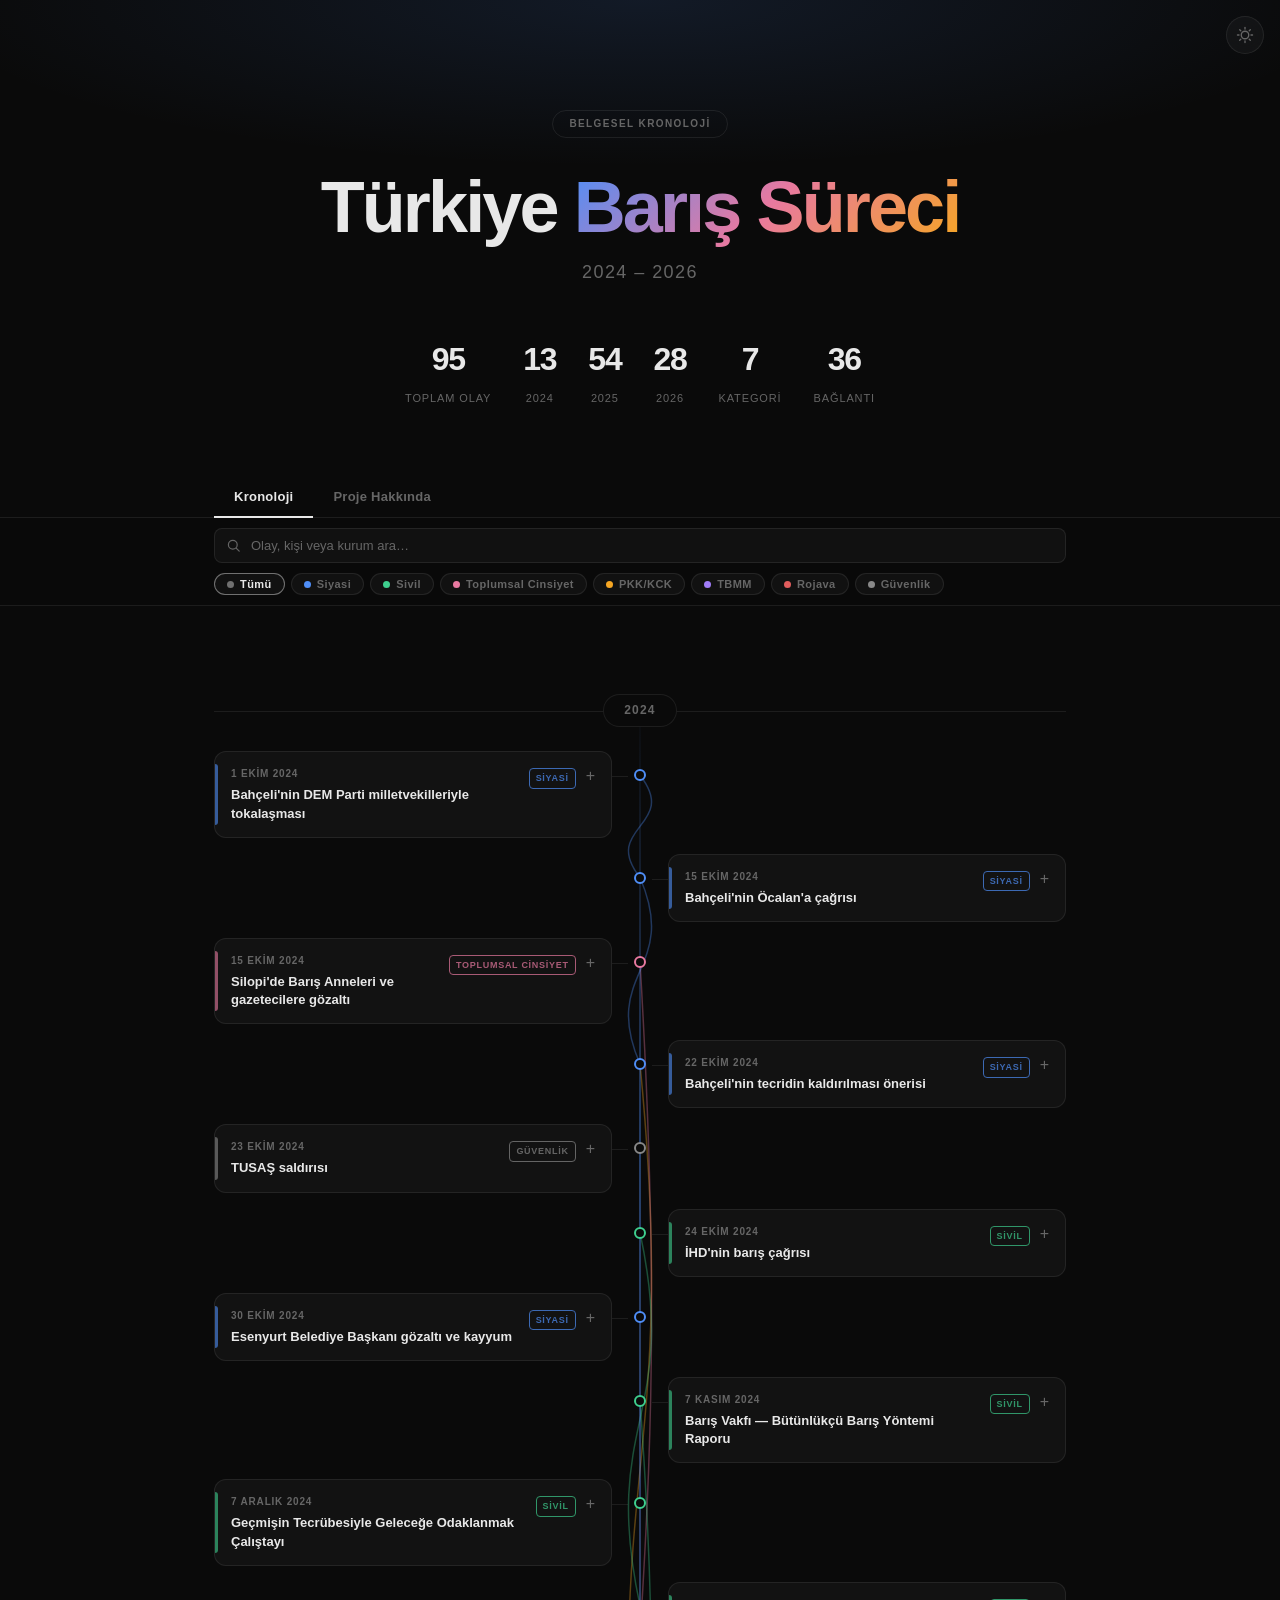
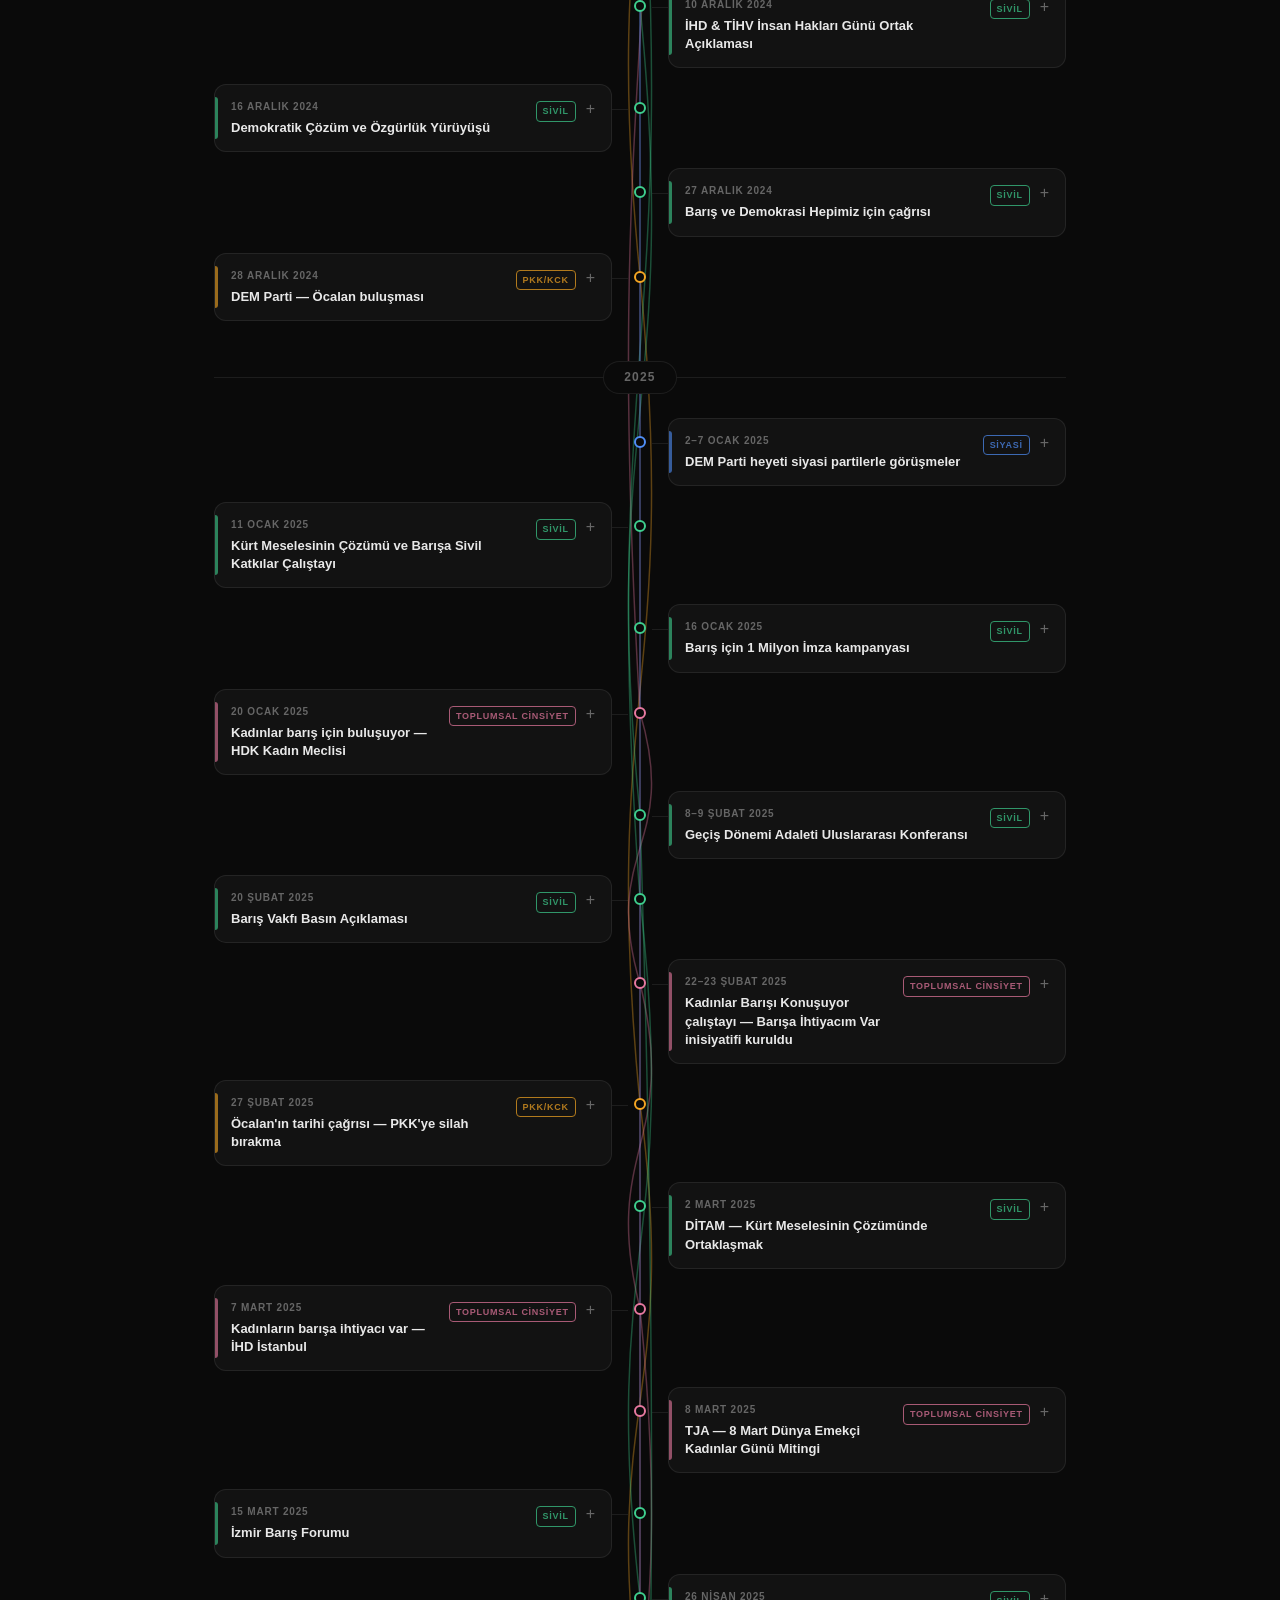
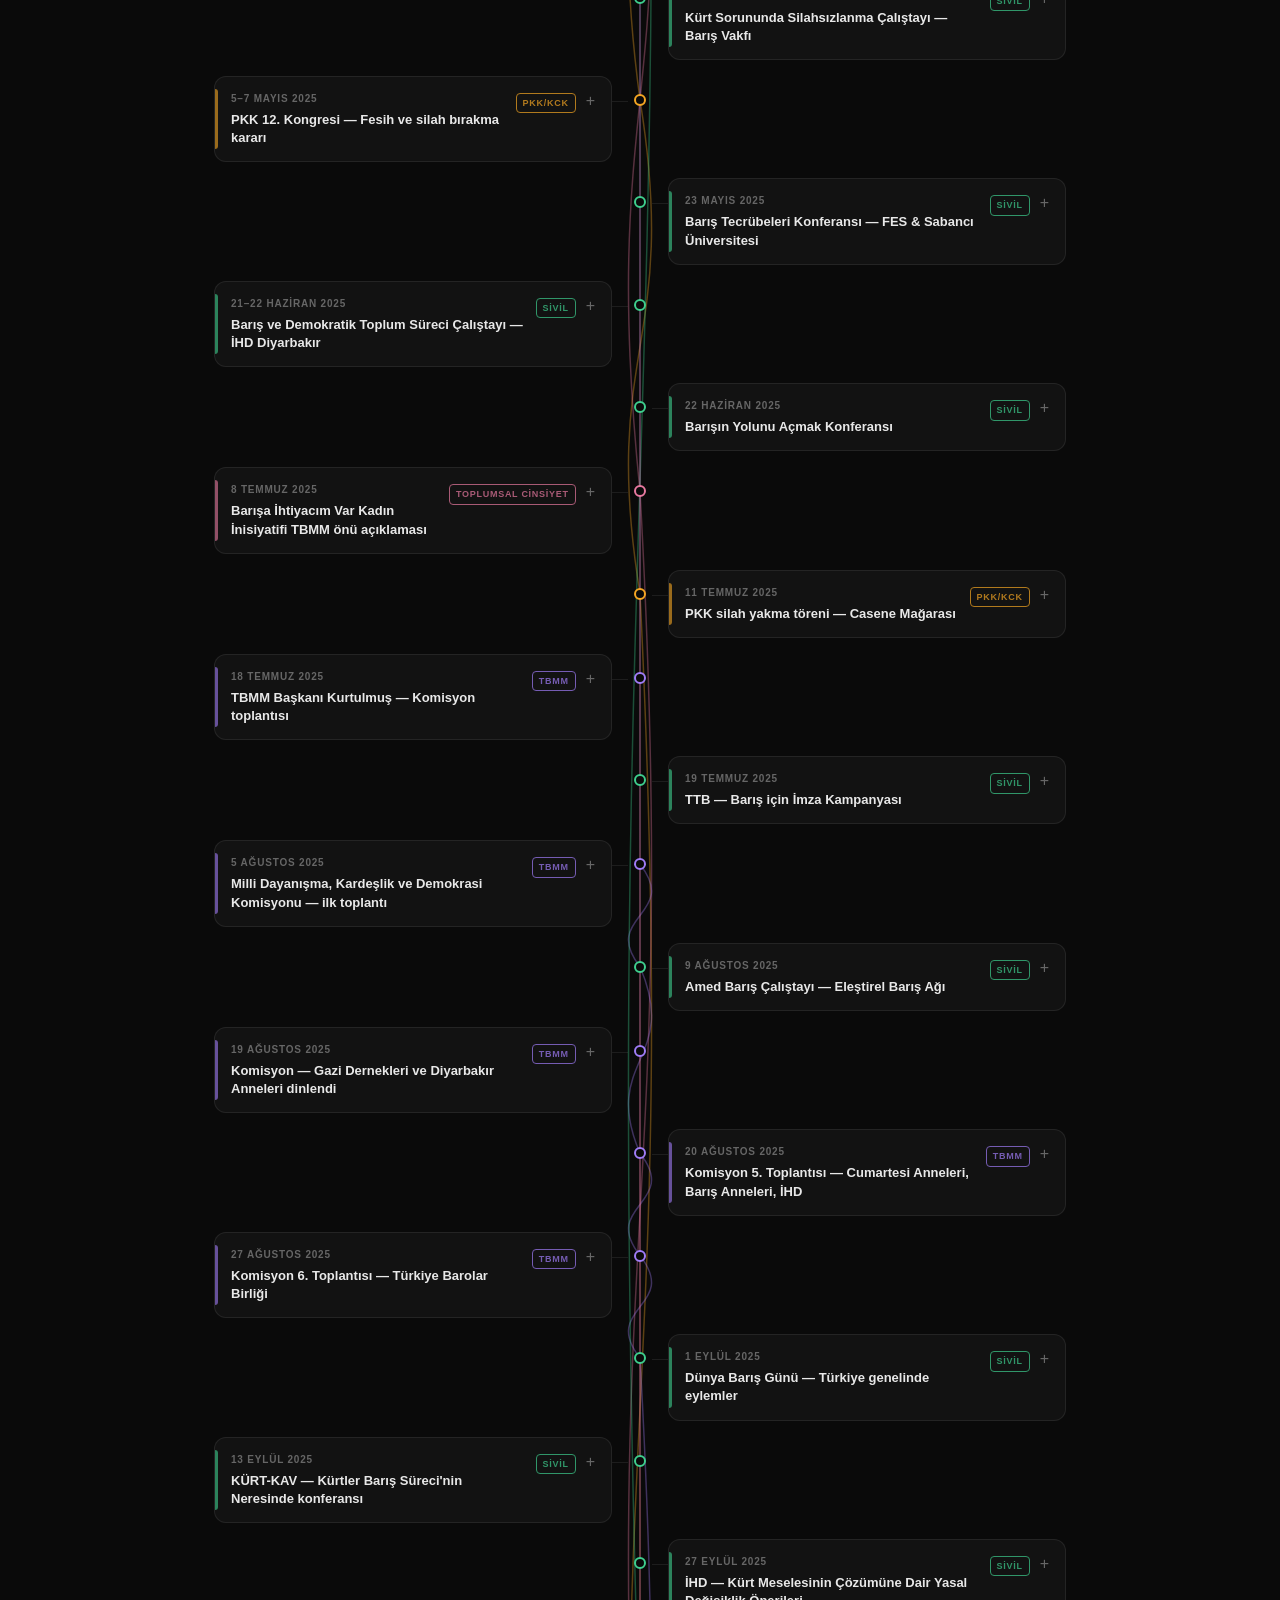
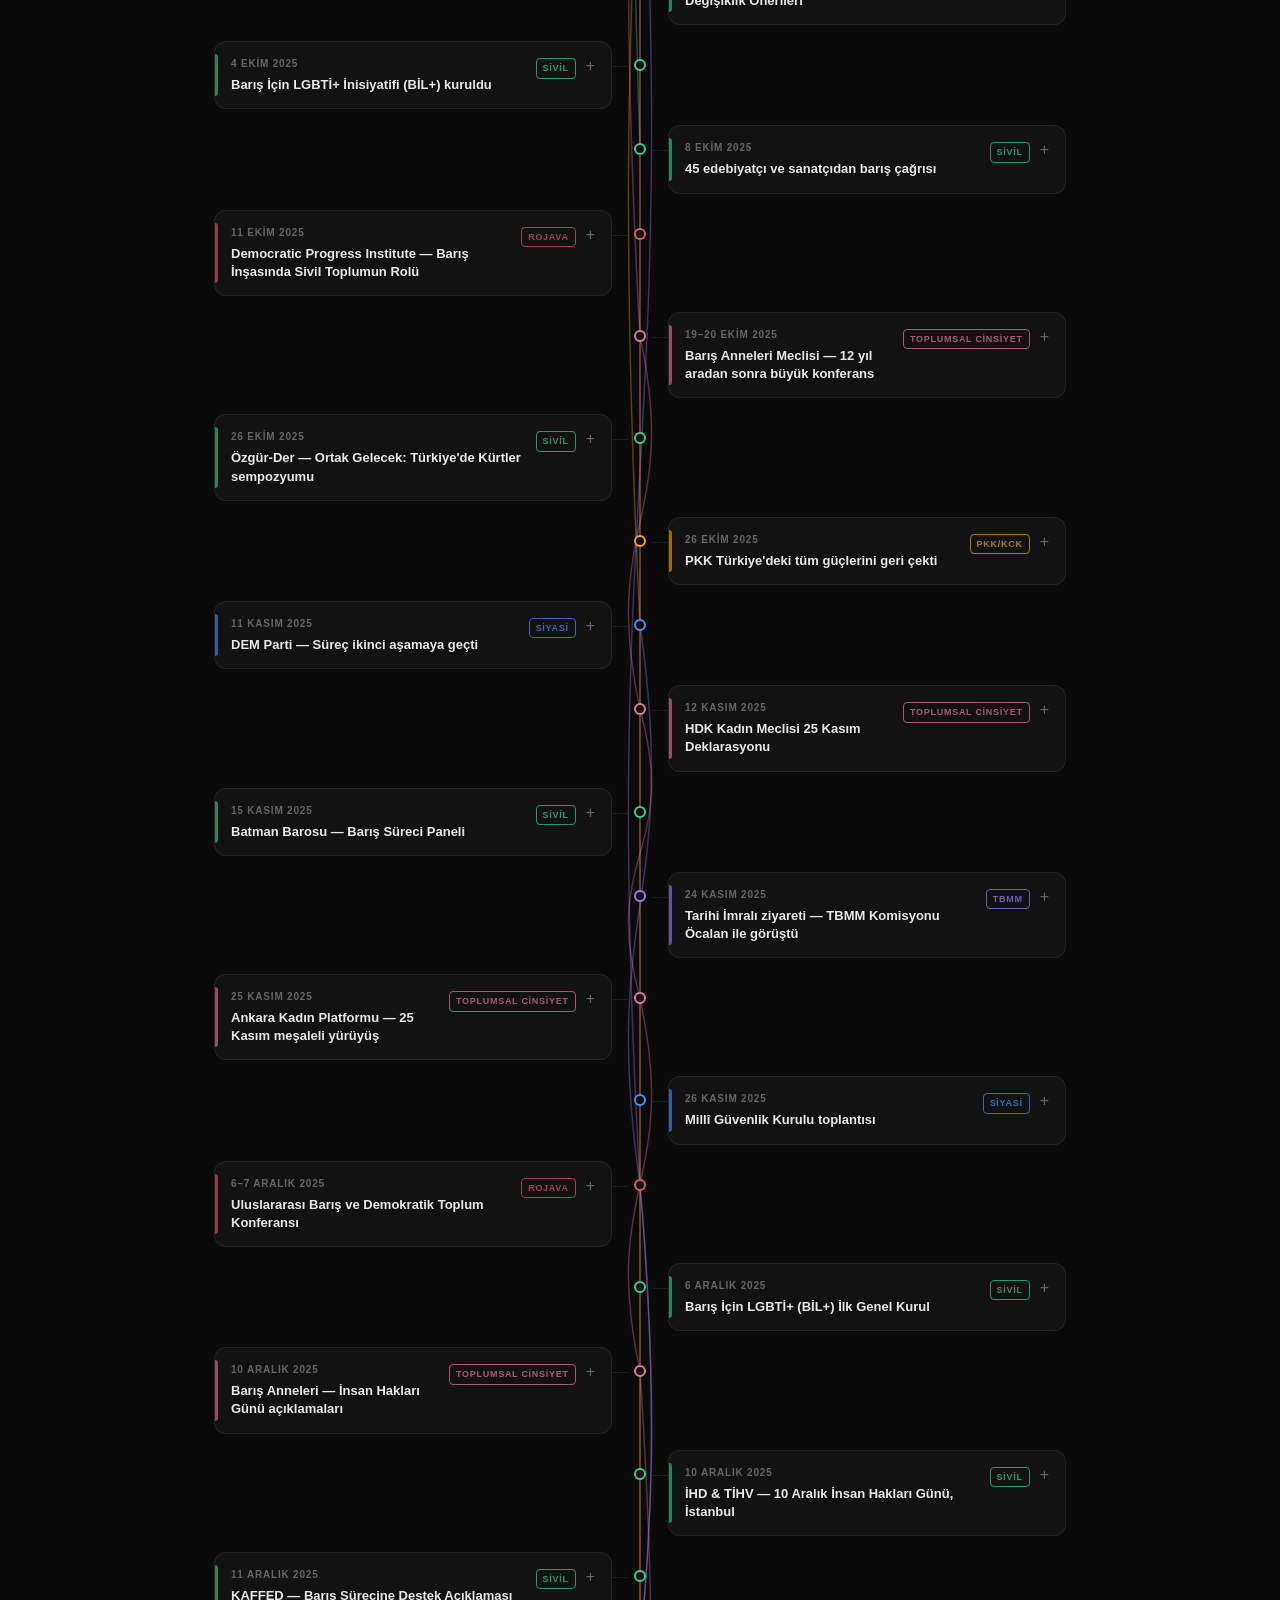
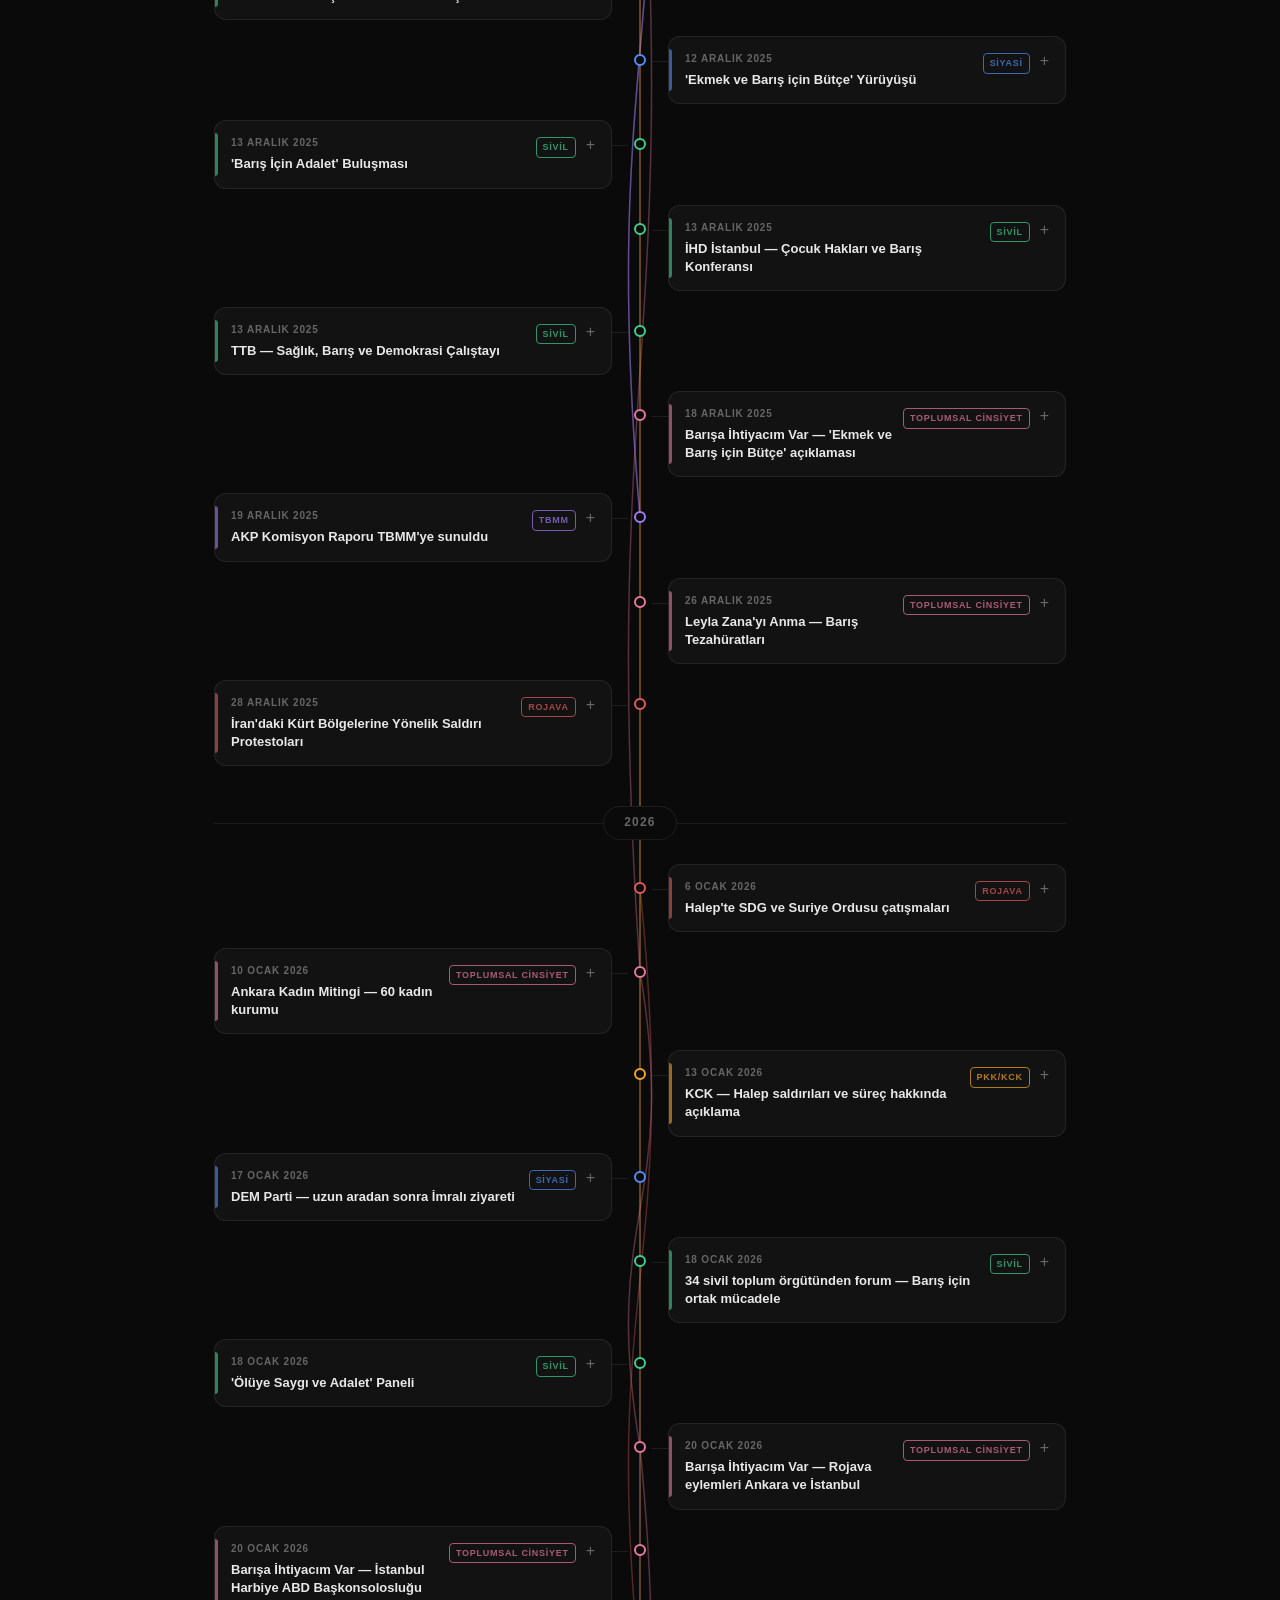
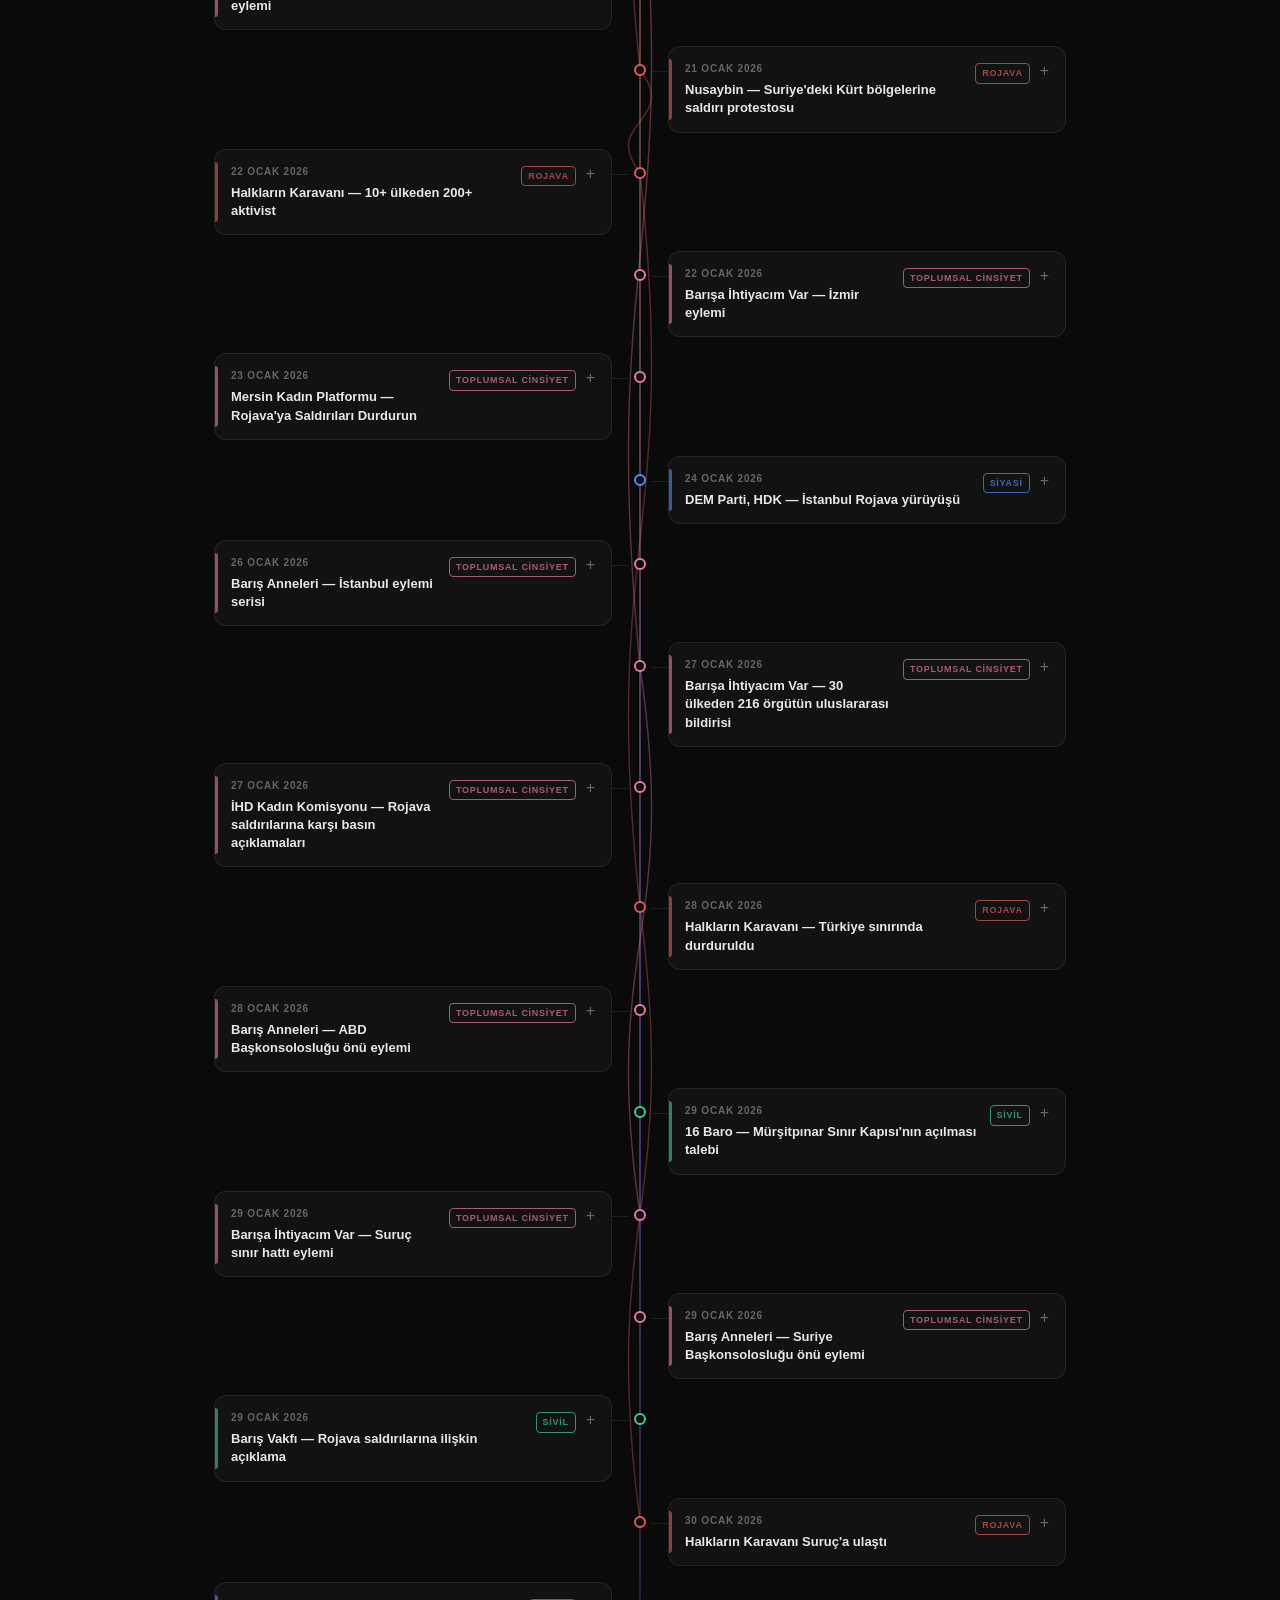
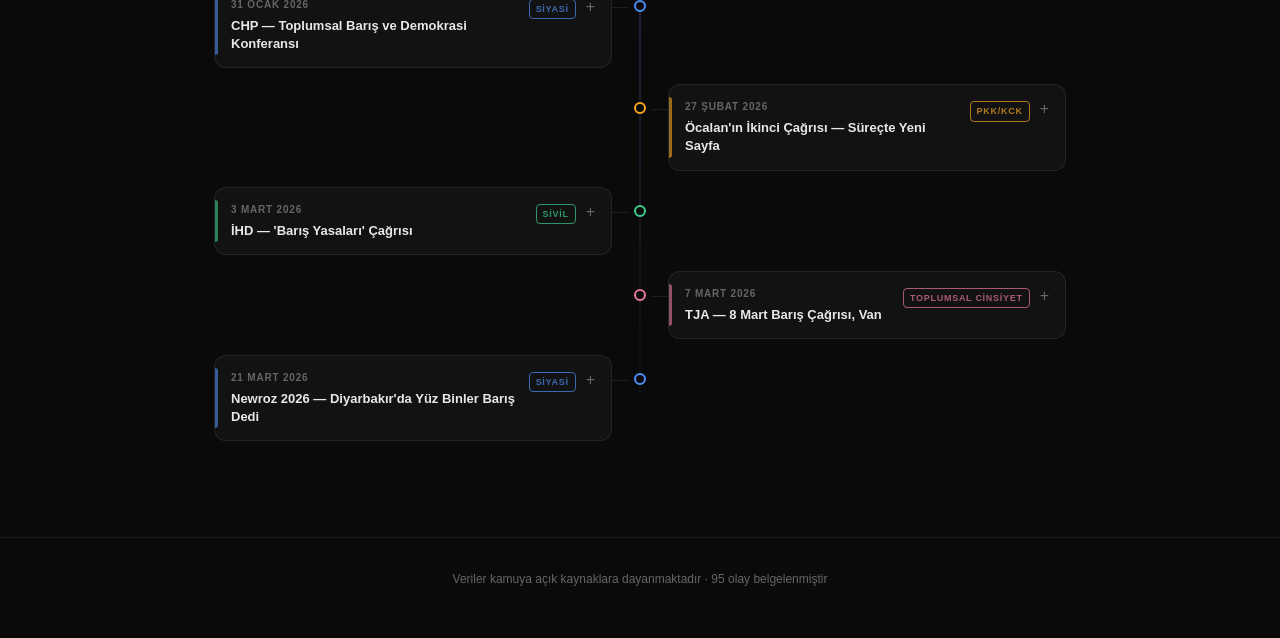
<file: index.html>
<!DOCTYPE html>
<html lang="tr">
<head>
  <meta charset="UTF-8" />
  <meta name="viewport" content="width=device-width, initial-scale=1.0" />
  <title>Türkiye Barış Süreci 2024–2026 Kronolojisi</title>
  <link rel="stylesheet" href="style.css" />
</head>
<body>
  <div id="app">
    <button class="theme-toggle" id="themeToggle" aria-label="Tema değiştir"></button>

    <header class="hero">
      <div class="hero-inner">
        <p class="hero-eyebrow">Belgesel Kronoloji</p>
        <h1 class="hero-title">Türkiye <span class="hero-gradient">Barış Süreci</span></h1>
        <p class="hero-subtitle">2024 – 2026</p>
        <div class="hero-stats" id="heroStats"></div>
      </div>
    </header>

    <nav class="tab-nav" id="tabNav">
      <div class="tab-nav-inner">
        <button class="tab-btn active" data-tab="kronoloji">Kronoloji</button>
        <button class="tab-btn" data-tab="hakkinda">Proje Hakkında</button>
      </div>
    </nav>

    <div id="tab-kronoloji" class="tab-panel active">
      <div class="sticky-bar" id="stickyBar">
        <div class="sticky-inner">
          <div class="search-wrap">
            <svg class="search-icon" viewBox="0 0 20 20" fill="none">
              <circle cx="8.5" cy="8.5" r="5.5" stroke="currentColor" stroke-width="1.5"/>
              <path d="M13 13l3.5 3.5" stroke="currentColor" stroke-width="1.5" stroke-linecap="round"/>
            </svg>
            <input type="text" id="searchInput" placeholder="Olay, kişi veya kurum ara…" autocomplete="off" />
            <button class="clear-btn" id="clearBtn" aria-label="Temizle">✕</button>
          </div>
          <div class="filters" id="filterBtns"></div>
        </div>
      </div>

      <main class="timeline-outer" id="tlOuter">
        <svg class="connections-svg" id="connSvg" aria-hidden="true"></svg>
        <div class="timeline-inner" id="tlInner"></div>
      </main>

      <footer class="site-footer">
        <p>Veriler kamuya açık kaynaklara dayanmaktadır · <span id="footerCount"></span> olay belgelenmiştir</p>
      </footer>
    </div>

    <div id="tab-hakkinda" class="tab-panel">
      <div class="about-outer">
        <article class="about-content">
          <h2 class="about-title">Resmî Tarihin Ötesinde: Birlikte Barışın Hafızasını Kaydedelim</h2>

          <p>1 Ekim 2024'te başlayan ve farklı politik ile toplumsal gruplar tarafından farklı biçimlerde adlandırılan "süreç" ilk yılını geride bırakırken hazırlanan bu çalışma ile sürecin sistematik, kronolojik ve düzenli bir şekilde gözlemlenmesi ve belgelenmesini hedefliyor. Ancak bu metin yalnızca tamamlanmış bir kronoloji sunmuyor. Aynı zamanda tüm paydaşlara kronolojiyi birlikte geliştirmeye katkı sunmaları için bir davet niteliği taşıyor.</p>

          <p>Olayların zaman dizgesine dayalı olarak yapılandırılması, bireysel ve toplumsal hafızalarda oluşabilecek parçalanmış ve çelişkili anlatıları dengeleyerek daha bütüncül ve tutarlı bir geçmiş algısının gelişmesine katkıda bulunur. Kronolojik yaklaşım, aynı zamanda toplumsal hafızanın sürekliliğini korumak, farklı kesimlerin deneyimlerini ortak bir zemin üzerinde buluşturmak ve geleceğe dair yürütülecek tartışmalar açısından da kritik bir işlev görür. Bu yöntem, yalnızca geçmişin kayda geçirilmesini değil, aynı zamanda toplumsal diyalog ve hesap verebilirlik için ortak bir referans noktası oluşturmayı da hedefler. Bu çerçevede, sizlere sunduğumuz bu kısa çalışma kapsamında veri toplama süreci sistematik biçimde yürütülmüş; tüm gözlemler, belge ve kaynaklar kronolojik bir düzene göre tasnif edilmiştir. Bu yöntem; izlenen olayların, ne zaman gerçekleştiğinin, hangi bağlamda ortaya çıktığının ve sonraki gelişmelerle nasıl ilişkilendiğinin açık biçimde takip edilebilmesine olanak tanır.</p>

          <p>Barış süreçleri doğası gereği uzun soluklu, çok katmanlı ve karmaşık süreçlerdir; dolayısıyla olayların ve gelişmelerin doğru bir zaman dizgesi içerisinde belgelenmesi, sürecin ilerleyişini sağlıklı biçimde değerlendirebilmek için elzemdir. Barış süreçleri için kalıcı ve kapsayıcı bir hafıza oluşturmak, gelecekteki politika yapıcılar ve toplumsal aktörler için güçlü bir öğrenme zemini sunar. Aynı zamanda, sürece dâhil olan tüm aktörlerin rollerinin ve sorumluluklarının zaman dizgesine göre görünür kılınması, sürecin kapsamlı bir değerlendirilmesinin yapılması adına önem arz eder. Bu yöntem, yalnızca sürecin bugüne dek nasıl ilerlediğini anlamayı değil, aynı zamanda gelecekteki barış inşası çabaları için dersler çıkarmayı ve sürdürülebilir, kapsayıcı bir pozitif barış ortamının inşasına katkı sağlamayı hedefler.</p>

          <p>Sürecin tarihsel akışını vermeye başlamadan evvel, bu çalışmanın ana motivasyonlarından birinin, bu tarihsel akışın lineer bir hat sunmadığını ortaya koymak olduğunu ifade etmek gerekir. Kronoloji, kavramsal olarak zihinlerde lineer bir yapı olarak belirse de, kırılgan ve yoruma açık bir düzenleme biçimidir. Kronoloji, olayları zaman dizgisine göre sıralayarak, öncelik–sonralık üzerinden bir ilerleme fikrine dayanır ve böylece takip edilen sürecin dinamiklerinin anlaşılması ve takip edilmesini kolaylaştırır. Zihnimizde beliren ilk imaj her ne kadar bir lineer çizgi olsa, kronoloji oldukça kırılgandır. Gerekçelerini şöyle özetlemek mümkün:</p>

          <ol class="about-list">
            <li><strong>Kronoloji seçim ve dışlama içerir:</strong> Hangi olayın kronolojiye dahil edileceği, hangisinin edilmediği bir tercih ve süzgeç gerektirir. Bu da belirli bir bakış açısını yansıtır.</li>
            <li><strong>Farklı zaman algıları vardır:</strong> Toplumsal gruplar, bireyler ya da kurumlar olayları farklı önceliklerle ve farklı "dönüm noktaları" etrafında kurgular. Yani "ne zaman başlar, ne zaman biter" sorusunun cevabı sabit değildir.</li>
            <li><strong>Geri dönüşler ve tekrarlar:</strong> Barış süreçleri gibi karmaşık toplumsal süreçlerde "ilerleme" çizgisel ve düz değildir. İleri–geri–tıkanma–yeniden başlama gibi değişken hareketler görülür. Bu da saf lineer bir anlatının sınırlarını gösterir.</li>
            <li><strong>Anlam üretimi:</strong> Kronolojik sıralama, "neyin önemli olduğuna" dair bir anlam kurgusu yaratır. Bu kurgu zamanla değişebilir veya alternatif anlatılar tarafından sorgulanabilir.</li>
          </ol>

          <p>Barış süreçleri gibi karmaşık, çok aktörlü ve uzun soluklu toplumsal dönüşüm süreçlerinin izlenmesinde kronolojik yaklaşım güçlü bir analitik araç olmakla birlikte, bu yöntemin sınırlılıklarının ve kırılgan yapısının da farkında olmak gerekir. Her ne kadar olayların zaman dizgesine göre sıralanması, süreç içindeki değişimleri ve dönüm noktalarını görünür kılmak açısından faydalı olsa da; ilerlemenin dalgalı, zaman zaman geri dönüşlü ve çok katmanlı biçimde gerçekleştiği; aynı anda farklı düzlemlerde farklı hızlarda seyrettiği göz önünde bulundurulmalıdır.</p>

          <p>Ayrıca, kronoloji çalışmaları kaçınılmaz olarak (i) seçim (hangi olayın dahil edileceği), (ii) vurgu (hangi olayın öne çıkarılacağı), (iii) zaman algısı (başlangıç ve bitiş noktalarının tanımı) gibi normatif tercihler içerir. Bu da kronolojinin, belirli bir anlatının ya da bakış açısının yansıması olabileceğini gösterir. Buna ek olarak, farklı toplumsal grupların ve aktörlerin zaman algıları ve tarihsel hafızaları farklılaşır. Dolayısıyla, yekpare bir "barış süreci kronolojisi" oluşturmak yerine, farklı anlatıları ve bakış açılarını içerecek çoğulcu bir yaklaşım benimsemek daha kapsayıcı bir yöntem olacaktır.</p>

          <p>Bu raporda kullanılan kronolojik yapı da bu eleştirel bilinçle tasarlandı ve kronolojiyi tam da yukarıdaki gerekçelerle lineer olmayan bir akış olarak ele aldı. Çalışma boyunca, sürecin dalgalı doğası yansıtılmaya çalışıldı, farklı anlatıların görünürlüğüne önem verildi, zaman içindeki kopuşlar ve kırılma noktaları özel olarak vurgulandı. Amaç, salt doğrusal bir başarı veya başarısızlık çizelgesi sunmak değil; sürecin karmaşıklığını ve çok boyutluluğunu anlamaya katkıda bulunan dinamik ve eleştirel bir zaman kurgusu ortaya koymak.</p>

          <p>Barış inşası süreçlerine dair kronoloji çalışmaları çoğu zaman devletler/aktörler arası görüşmelere, ateşkes ilanlarına ya da siyasi gelişmelere odaklanır. Oysa barış, yalnızca diplomatik masalarda alınan kararlarla değil, aynı zamanda sahada yürütülen toplumsal çabalarla şekillenen çok boyutlu bir süreçtir. Bu noktada sivil alandaki faaliyetlerin kronolojilere dahil edilmesi, sürecin bütüncül bir biçimde anlaşılabilmesi açısından kritik öneme sahiptir. Zira sivil alanın üstlendiği işlevler, kimi zaman resmi aktörlerin tıkandığı noktalarda süreci ilerletmiş, kimi zaman da toplumun barışa hazırlanması için gerekli zemini oluşturmuştur. Bu katkılar kayda geçirilmediğinde, barışın nasıl inşa edildiğine ilişkin analizler eksik kalır; süreç yalnızca "resmî" gelişmelerin gölgesinde okunur.</p>

          <p>Yukarıda sunulan çerçeveden hareketle, yalnızca resmi aktörlerin girişimlerini değil, aynı zamanda sivil alanın farklı düzlemlerde yürüttükleri faaliyetleri de not ederek Ekim 2024'te başlayan sürecin daha kapsayıcı ve çok boyutlu bir şekilde kayıt altına alınmasına katkı sunmayı hedefliyoruz. Tam da bu sebeple, sürecin öznesi olan ve bu alanda çalışma yürüten paydaşlarımızı bu hafızalaştırma çalışmasının bir parçası olmaya davet ediyoruz. Bu sürece ilişkin yürütülen ya da planlanan ancak radarımıza girmemiş olabileceğini düşündüğünüz etkinliklerin, girişimlerin ve faaliyetlerin bizlerle paylaşılması, okumakta olduğunuz çalışmanın kapsam ve derinliğini önemli ölçüde artıracaktır. Paylaştığınız içerikleri, yukarıda belirtilen yöntemsel çerçeve doğrultusunda titizlikle değerlendirip bu akışa dahil ederek sürecin daha bütüncül bir biçimde belgelenmesine katkı sunmayı umut ediyoruz.</p>

          <p class="about-closing">Bu vesileyle, sürecin çok boyutlu bir şekilde kayıt altına alınmasına eşlik edecek her türlü katkıyı memnuniyetle karşılayacağımızı vurgulamak isteriz. Sizleri barışın hafızasını öznelerin gözüyle kaydetmeye davet ediyoruz.</p>
        </article>
      </div>
    </div>
  </div>
  <script src="app.js"></script>
</body>
</html>
</file>
<file: style.css>
/* ── RESET & ROOT ─────────────────────────────────────── */
*, *::before, *::after {
  box-sizing: border-box;
  margin: 0;
  padding: 0;
}

:root {
  --bg: #0a0a0a;
  --surface: rgba(255,255,255,0.035);
  --surface-h: rgba(255,255,255,0.07);
  --border: rgba(255,255,255,0.08);
  --border-h: rgba(255,255,255,0.18);
  --text: #efefef;
  --muted: #666;
  --accent: #e8e8e8;
  --font: "Helvetica Neue", Helvetica, Arial, -apple-system, sans-serif;
  --c-siyasi: #4f8ef7;
  --c-sivil: #3ecf8e;
  --c-kadin: #e879a0;
  --c-pkk: #f5a623;
  --c-tbmm: #a07cf7;
  --c-rojava: #e05c5c;
  --c-guvenlik: #888888;
  --ease: cubic-bezier(0.4, 0, 0.2, 1);
  --spine-w: 56px;
  --sticky-bg: rgba(10,10,10,0.92);
}

/* ── LIGHT THEME ──────────────────────────────────────── */
[data-theme="light"] {
  --bg: #f5f5f5;
  --surface: rgba(0,0,0,0.04);
  --surface-h: rgba(0,0,0,0.07);
  --border: rgba(0,0,0,0.1);
  --border-h: rgba(0,0,0,0.25);
  --text: #1a1a1a;
  --muted: #777;
  --accent: #111;
  --sticky-bg: rgba(245,245,245,0.94);
}

[data-theme="light"] body {
  background: var(--bg);
  color: var(--text);
}

[data-theme="light"] .hero::before {
  background: radial-gradient(ellipse 80% 50% at 50% 0%, rgba(79,142,247,0.08) 0%, transparent 70%);
}

[data-theme="light"] .timeline-inner::before {
  background: linear-gradient(
    to bottom,
    transparent 0%,
    rgba(79,142,247,0.3) 5%,
    rgba(232,121,160,0.3) 40%,
    rgba(245,166,35,0.3) 70%,
    rgba(160,124,247,0.3) 90%,
    transparent 100%
  );
}

[data-theme="light"] ::-webkit-scrollbar-track { background: var(--bg); }
[data-theme="light"] ::-webkit-scrollbar-thumb { background: rgba(0,0,0,0.15); }
[data-theme="light"] ::-webkit-scrollbar-thumb:hover { background: rgba(0,0,0,0.25); }

html { scroll-behavior: smooth; }

body {
  background: var(--bg);
  color: var(--text);
  font-family: var(--font);
  font-size: 14px;
  line-height: 1.6;
  overflow-x: hidden;
}

/* ── HERO ─────────────────────────────────────────────── */
.hero {
  padding: 110px 24px 70px;
  text-align: center;
  position: relative;
  overflow: hidden;
}

.hero::before {
  content: '';
  position: absolute;
  inset: 0;
  background: radial-gradient(ellipse 80% 50% at 50% 0%, rgba(79,142,247,0.12) 0%, transparent 70%);
  pointer-events: none;
}

.hero-inner {
  position: relative;
  z-index: 1;
  max-width: 720px;
  margin: 0 auto;
}

.hero-eyebrow {
  display: inline-block;
  font-size: 10px;
  font-weight: 600;
  letter-spacing: 0.14em;
  text-transform: uppercase;
  color: var(--muted);
  border: 1px solid var(--border);
  border-radius: 100px;
  padding: 5px 16px;
  margin-bottom: 32px;
}

.hero-title {
  font-size: clamp(36px, 7vw, 72px);
  font-weight: 700;
  letter-spacing: -0.04em;
  line-height: 1.05;
  color: var(--accent);
  margin-bottom: 12px;
}

.hero-gradient {
  background: linear-gradient(135deg, #4f8ef7, #e879a0, #f5a623);
  -webkit-background-clip: text;
  -webkit-text-fill-color: transparent;
  background-clip: text;
}

.hero-subtitle {
  font-size: 18px;
  color: var(--muted);
  letter-spacing: 0.08em;
  margin-bottom: 48px;
}

.hero-stats {
  display: flex;
  justify-content: center;
  gap: 32px;
  flex-wrap: wrap;
}

.stat-item {
  display: flex;
  flex-direction: column;
  align-items: center;
  gap: 4px;
}

.stat-num {
  font-size: 32px;
  font-weight: 700;
  letter-spacing: -0.04em;
  color: var(--accent);
}

.stat-label {
  font-size: 11px;
  color: var(--muted);
  letter-spacing: 0.08em;
  text-transform: uppercase;
}

/* ── STICKY BAR ───────────────────────────────────────── */
.sticky-bar {
  position: sticky;
  top: 0;
  z-index: 100;
  background: var(--sticky-bg);
  backdrop-filter: blur(16px);
  -webkit-backdrop-filter: blur(16px);
  border-bottom: 1px solid var(--border);
  padding: 10px 0;
}

.sticky-inner {
  max-width: 900px;
  margin: 0 auto;
  padding: 0 24px;
  display: flex;
  flex-direction: column;
  gap: 10px;
}

.search-wrap {
  position: relative;
  display: flex;
  align-items: center;
}

.search-icon {
  position: absolute;
  left: 12px;
  width: 16px;
  height: 16px;
  color: var(--muted);
  pointer-events: none;
  flex-shrink: 0;
}

#searchInput {
  width: 100%;
  background: var(--surface);
  border: 1px solid var(--border);
  border-radius: 8px;
  padding: 9px 40px 9px 36px;
  font-family: var(--font);
  font-size: 13px;
  color: var(--text);
  outline: none;
  transition: border-color 0.2s var(--ease);
}

#searchInput::placeholder { color: var(--muted); }

#searchInput:focus {
  border-color: rgba(79,142,247,0.5);
  background: rgba(255,255,255,0.05);
}

.clear-btn {
  position: absolute;
  right: 10px;
  background: none;
  border: none;
  color: var(--muted);
  cursor: pointer;
  font-size: 12px;
  padding: 4px 6px;
  border-radius: 4px;
  opacity: 0;
  pointer-events: none;
  transition: opacity 0.15s;
}

.clear-btn.visible {
  opacity: 1;
  pointer-events: auto;
}

.filters {
  display: flex;
  gap: 6px;
  flex-wrap: wrap;
}

.filter-btn {
  display: inline-flex;
  align-items: center;
  gap: 6px;
  border: 1px solid var(--border);
  background: var(--surface);
  color: var(--muted);
  border-radius: 100px;
  padding: 4px 12px;
  font-family: var(--font);
  font-size: 11px;
  font-weight: 600;
  letter-spacing: 0.04em;
  cursor: pointer;
  transition: all 0.2s var(--ease);
}

.filter-btn .dot {
  width: 7px;
  height: 7px;
  border-radius: 50%;
  flex-shrink: 0;
}

.filter-btn:hover {
  border-color: var(--border-h);
  color: var(--text);
  background: var(--surface-h);
}

.filter-btn.active {
  color: #fff;
  border-color: currentColor;
}

.filter-btn[data-cat="all"].active {
  border-color: rgba(255,255,255,0.4);
  color: var(--accent);
}

/* ── TIMELINE OUTER ───────────────────────────────────── */
.timeline-outer {
  position: relative;
  max-width: 900px;
  margin: 0 auto;
  padding: 48px 24px 80px;
}

/* SVG connections layer */
.connections-svg {
  position: absolute;
  top: 0;
  left: 0;
  width: 100%;
  pointer-events: none;
  z-index: 0;
  overflow: visible;
}

.connections-svg path {
  fill: none;
  stroke-width: 1.5;
  opacity: 0;
  transition: opacity 0.3s var(--ease);
}

.connections-svg path.visible {
  opacity: 0.35;
}

.connections-svg path.highlighted {
  opacity: 0.9 !important;
}

/* ── TIMELINE INNER ───────────────────────────────────── */
.timeline-inner {
  position: relative;
  z-index: 1;
}

/* Year label rows */
.year-row {
  display: flex;
  justify-content: center;
  align-items: center;
  margin: 40px 0 24px;
  position: relative;
}

.year-row::before {
  content: '';
  position: absolute;
  left: 0; right: 0;
  top: 50%;
  height: 1px;
  background: var(--border);
}

.year-label {
  position: relative;
  background: var(--bg);
  padding: 6px 20px;
  border: 1px solid var(--border);
  border-radius: 100px;
  font-size: 12px;
  font-weight: 700;
  letter-spacing: 0.1em;
  color: var(--muted);
  z-index: 1;
}

/* ── EVENT WRAPPER (zigzag grid) ──────────────────────── */
.ev-wrap {
  display: grid;
  grid-template-columns: 1fr var(--spine-w) 1fr;
  align-items: start;
  margin-bottom: 16px;
  position: relative;
}

/* Vertical spine line — drawn via pseudo on timeline-inner */
.timeline-inner::before {
  content: '';
  position: absolute;
  left: calc(50% - 1px);
  top: 0;
  bottom: 0;
  width: 2px;
  background: linear-gradient(
    to bottom,
    transparent 0%,
    rgba(79,142,247,0.4) 5%,
    rgba(232,121,160,0.4) 40%,
    rgba(245,166,35,0.4) 70%,
    rgba(160,124,247,0.4) 90%,
    transparent 100%
  );
  pointer-events: none;
  z-index: 0;
}

/* ── SPINE DOT ────────────────────────────────────────── */
.spine-dot-col {
  display: flex;
  justify-content: center;
  align-items: flex-start;
  padding-top: 18px;
}

.spine-dot {
  width: 12px;
  height: 12px;
  border-radius: 50%;
  border: 2px solid currentColor;
  background: var(--bg);
  flex-shrink: 0;
  position: relative;
  z-index: 2;
  transition: transform 0.3s var(--ease), box-shadow 0.3s var(--ease);
}

/* left-side: card in col-1, dot in col-2, empty col-3 */
.ev-wrap.left .ev-card-col { grid-column: 1; }
.ev-wrap.left .spine-dot-col { grid-column: 2; }
.ev-wrap.left .ev-empty { grid-column: 3; }

/* right-side: empty col-1, dot in col-2, card in col-3 */
.ev-wrap.right .ev-empty { grid-column: 1; }
.ev-wrap.right .spine-dot-col { grid-column: 2; }
.ev-wrap.right .ev-card-col { grid-column: 3; }

/* ── EVENT CARD ───────────────────────────────────────── */
.ev-card {
  background: var(--surface);
  border: 1px solid var(--border);
  border-radius: 12px;
  padding: 14px 16px;
  cursor: pointer;
  position: relative;
  transition: all 0.4s var(--ease);
  /* Scroll-in animation initial state */
  opacity: 0;
  transform: translateY(20px);
}

.ev-card.is-visible {
  opacity: 1;
  transform: translateY(0);
}

.ev-card:hover {
  border-color: var(--border-h);
  background: var(--surface-h);
}

.ev-card:hover .spine-dot {
  transform: scale(1.4);
  box-shadow: 0 0 8px currentColor;
}

/* Left card: connector line points right toward spine */
.ev-wrap.left .ev-card::after {
  content: '';
  position: absolute;
  right: -17px;
  top: 24px;
  width: 16px;
  height: 1px;
  background: var(--border);
}

/* Right card: connector line points left toward spine */
.ev-wrap.right .ev-card::after {
  content: '';
  position: absolute;
  left: -17px;
  top: 24px;
  width: 16px;
  height: 1px;
  background: var(--border);
}

/* Cat accent strip */
.ev-card::before {
  content: '';
  position: absolute;
  left: 0; top: 12px; bottom: 12px;
  width: 3px;
  border-radius: 0 2px 2px 0;
  background: currentColor;
  opacity: 0.6;
  border-radius: 0 3px 3px 0;
}

.ev-card-header {
  display: flex;
  align-items: flex-start;
  gap: 10px;
  justify-content: space-between;
}

.ev-card-meta {
  flex: 1;
  min-width: 0;
}

.ev-date {
  font-size: 10px;
  font-weight: 600;
  letter-spacing: 0.08em;
  text-transform: uppercase;
  color: var(--muted);
  margin-bottom: 4px;
}

.ev-title {
  font-size: 13px;
  font-weight: 600;
  color: var(--accent);
  line-height: 1.4;
}

.ev-title mark {
  background: rgba(255,220,50,0.3);
  color: #ffe87a;
  border-radius: 2px;
  padding: 0 1px;
}

.ev-cat-badge {
  flex-shrink: 0;
  font-size: 9px;
  font-weight: 700;
  letter-spacing: 0.08em;
  text-transform: uppercase;
  border: 1px solid currentColor;
  border-radius: 4px;
  padding: 2px 6px;
  opacity: 0.7;
  margin-top: 2px;
}

.ev-toggle {
  flex-shrink: 0;
  color: var(--muted);
  font-size: 16px;
  line-height: 1;
  margin-top: 2px;
  transition: transform 0.3s var(--ease);
  user-select: none;
}

/* Expanded body */
.ev-body {
  max-height: 0;
  overflow: hidden;
  transition: max-height 0.4s var(--ease), opacity 0.3s var(--ease);
  opacity: 0;
}

.ev-card.expanded .ev-body {
  max-height: 400px;
  opacity: 1;
}

.ev-card.expanded .ev-toggle {
  transform: rotate(45deg);
}

.ev-desc {
  margin-top: 12px;
  font-size: 12.5px;
  line-height: 1.65;
  color: rgba(239,239,239,0.7);
  border-top: 1px solid var(--border);
  padding-top: 12px;
}

.ev-desc mark {
  background: rgba(255,220,50,0.3);
  color: #ffe87a;
  border-radius: 2px;
  padding: 0 1px;
}

.ev-source {
  display: inline-flex;
  align-items: center;
  gap: 5px;
  margin-top: 10px;
  font-size: 11px;
  color: var(--muted);
  text-decoration: none;
  border: 1px solid var(--border);
  border-radius: 6px;
  padding: 4px 10px;
  transition: all 0.2s var(--ease);
}

.ev-source:hover {
  border-color: var(--border-h);
  color: var(--text);
}

/* ── BLUR HOVER EFFECT ────────────────────────────────── */
.timeline-inner.has-hover .ev-wrap {
  transition: filter 0.3s var(--ease), opacity 0.3s var(--ease);
}

.timeline-inner.has-hover .ev-wrap:not(.hovered):not(.conn-hovered) .ev-card {
  filter: blur(4px);
  opacity: 0.2;
}

.timeline-inner.has-hover .ev-wrap:not(.hovered):not(.conn-hovered) .spine-dot {
  opacity: 0.2;
}

.timeline-inner.has-hover .ev-wrap.hovered .ev-card,
.timeline-inner.has-hover .ev-wrap.conn-hovered .ev-card {
  filter: none;
  opacity: 1;
}

/* ── HIDDEN / FILTERED ────────────────────────────────── */
.ev-wrap.hidden {
  display: none;
}

/* ── NO RESULTS ───────────────────────────────────────── */
.no-results {
  text-align: center;
  padding: 60px 24px;
  color: var(--muted);
  font-size: 14px;
  display: none;
}

.no-results.visible { display: block; }

/* ── FOOTER ───────────────────────────────────────────── */
.site-footer {
  text-align: center;
  padding: 32px 24px 48px;
  color: var(--muted);
  font-size: 12px;
  border-top: 1px solid var(--border);
}

/* ── RESPONSIVE ───────────────────────────────────────── */
@media (max-width: 600px) {
  :root { --spine-w: 32px; }

  .ev-title { font-size: 12px; }
  .ev-card { padding: 11px 13px; }

  .ev-wrap.left .ev-card::after,
  .ev-wrap.right .ev-card::after {
    display: none;
  }

  .hero-stats { gap: 20px; }
  .stat-num { font-size: 24px; }
}

/* ── THEME TOGGLE BUTTON ──────────────────────────────── */
.theme-toggle {
  position: fixed;
  top: 16px;
  right: 16px;
  z-index: 200;
  width: 38px;
  height: 38px;
  border-radius: 50%;
  border: 1px solid var(--border);
  background: var(--surface);
  color: var(--muted);
  cursor: pointer;
  display: flex;
  align-items: center;
  justify-content: center;
  transition: all 0.2s var(--ease);
  backdrop-filter: blur(8px);
  -webkit-backdrop-filter: blur(8px);
}

.theme-toggle:hover {
  border-color: var(--border-h);
  color: var(--text);
  background: var(--surface-h);
}

/* ── TAB NAV ──────────────────────────────────────────── */
.tab-nav {
  border-bottom: 1px solid var(--border);
  background: var(--bg);
}

.tab-nav-inner {
  max-width: 900px;
  margin: 0 auto;
  padding: 0 24px;
  display: flex;
  gap: 0;
}

.tab-btn {
  background: none;
  border: none;
  border-bottom: 2px solid transparent;
  color: var(--muted);
  font-family: var(--font);
  font-size: 13px;
  font-weight: 600;
  letter-spacing: 0.02em;
  padding: 12px 20px;
  cursor: pointer;
  transition: all 0.2s var(--ease);
  margin-bottom: -1px;
}

.tab-btn:hover {
  color: var(--text);
}

.tab-btn.active {
  color: var(--accent);
  border-bottom-color: var(--accent);
}

/* ── TAB PANELS ───────────────────────────────────────── */
.tab-panel {
  display: none;
}

.tab-panel.active {
  display: block;
}

/* ── ABOUT SECTION ────────────────────────────────────── */
.about-outer {
  max-width: 720px;
  margin: 0 auto;
  padding: 56px 24px 80px;
}

.about-title {
  font-size: clamp(20px, 4vw, 28px);
  font-weight: 700;
  letter-spacing: -0.03em;
  line-height: 1.25;
  color: var(--accent);
  margin-bottom: 36px;
  background: linear-gradient(135deg, #4f8ef7, #e879a0, #f5a623);
  -webkit-background-clip: text;
  -webkit-text-fill-color: transparent;
  background-clip: text;
}

.about-content p {
  font-size: 14.5px;
  line-height: 1.8;
  color: rgba(239,239,239,0.82);
  margin-bottom: 20px;
}

[data-theme="light"] .about-content p {
  color: rgba(26,26,26,0.85);
}

.about-list {
  margin: 0 0 20px 0;
  padding-left: 0;
  list-style: none;
  counter-reset: about-counter;
}

.about-list li {
  counter-increment: about-counter;
  font-size: 14.5px;
  line-height: 1.8;
  color: rgba(239,239,239,0.82);
  margin-bottom: 14px;
  padding-left: 28px;
  position: relative;
}

[data-theme="light"] .about-list li {
  color: rgba(26,26,26,0.85);
}

.about-list li::before {
  content: "(" counter(about-counter, lower-roman) ")";
  position: absolute;
  left: 0;
  color: var(--muted);
  font-size: 12px;
  top: 3px;
}

.about-list li strong {
  color: var(--accent);
}

.about-closing {
  border-top: 1px solid var(--border);
  padding-top: 20px;
  font-style: italic;
}

/* ── SCROLLBAR ────────────────────────────────────────── */
::-webkit-scrollbar { width: 6px; }
::-webkit-scrollbar-track { background: var(--bg); }
::-webkit-scrollbar-thumb { background: rgba(255,255,255,0.1); border-radius: 3px; }
::-webkit-scrollbar-thumb:hover { background: rgba(255,255,255,0.2); }
</file>
